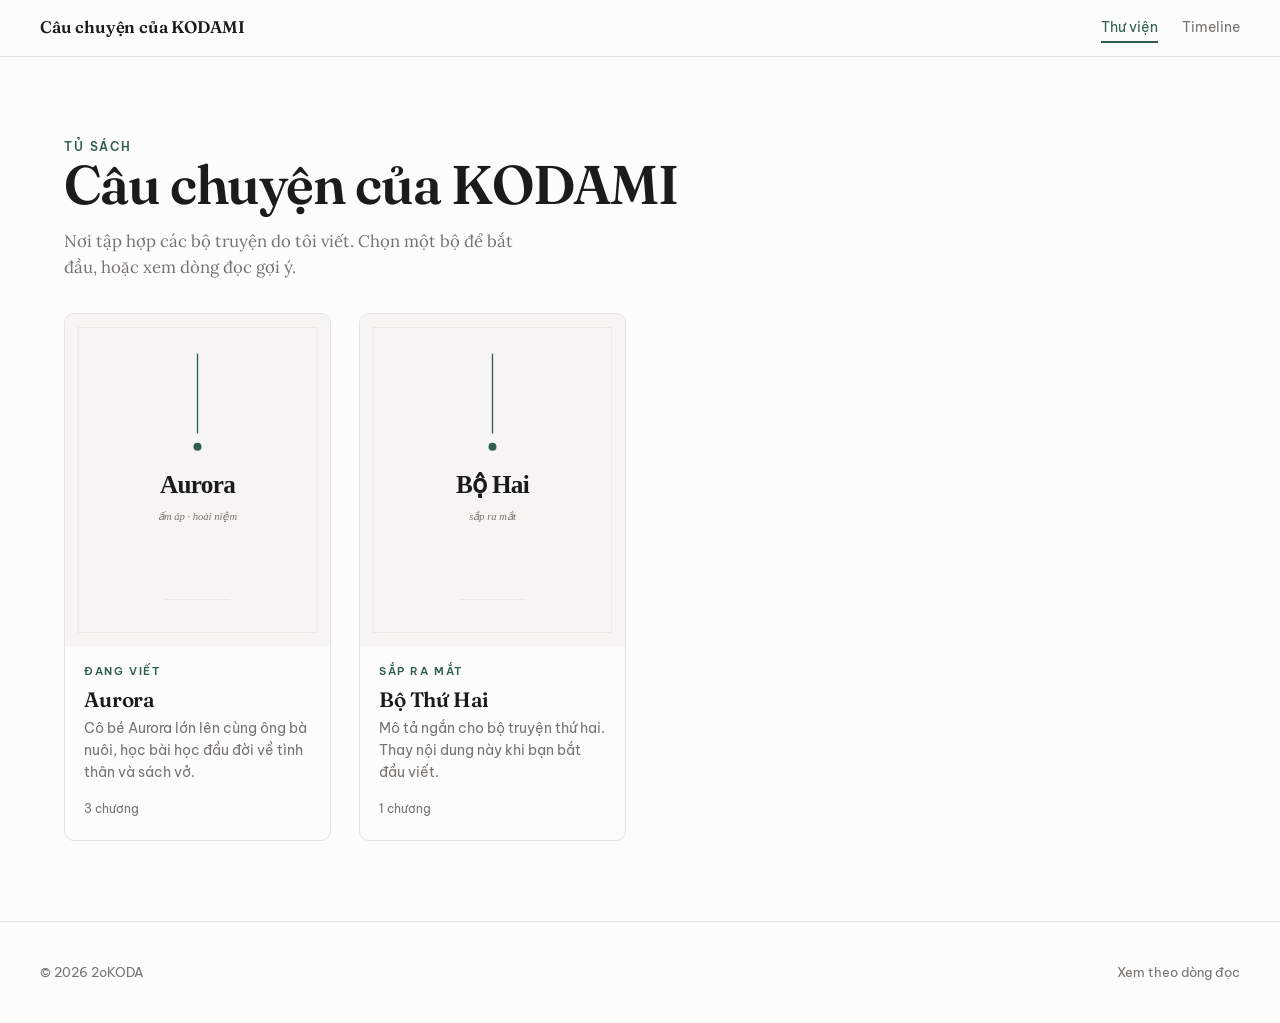
<file: index.html>
<!DOCTYPE html>
<html lang="vi">
<head>
  <meta charset="UTF-8">
  <meta name="viewport" content="width=device-width, initial-scale=1.0">
  <title data-lib-title>Thư Viện</title>
  <link rel="preconnect" href="https://fonts.googleapis.com">
  <link rel="preconnect" href="https://fonts.gstatic.com" crossorigin>
  <link href="https://fonts.googleapis.com/css2?family=Fraunces:ital,opsz,wght@0,9..144,400..700;1,9..144,400..600&family=Lora:ital,wght@0,400..600;1,400..500&family=Be+Vietnam+Pro:wght@400;500;600&display=swap" rel="stylesheet">
  <link rel="stylesheet" href="assets/css/style.css">
</head>
<body>
  <a class="skip-link" href="#main">Tới nội dung</a>
  <nav class="nav">
    <a class="nav__brand" href="index.html" data-lib-title>Thư Viện</a>
    <a class="nav__link" href="index.html" aria-current="page">Thư viện</a>
    <a class="nav__link" href="timeline.html">Timeline</a>
  </nav>

  <main id="main" class="wrap">
    <header class="lib-head">
      <p class="eyebrow">Tủ sách</p>
      <h1 class="lib-head__title" id="lib-title">Thư Viện</h1>
      <p class="lib-head__sub" id="lib-intro"></p>
    </header>
    <div class="lib-grid" id="lib-grid"></div>
  </main>

  <footer class="footer">
    <span>© <span data-year>2026</span> <span data-author>Tác giả</span></span>
    <a href="timeline.html">Xem theo dòng đọc</a>
  </footer>

  <script src="assets/js/marked.min.js"></script>
  <script src="assets/js/data.js"></script>
  <script src="assets/js/app.js"></script>
  <script>initLibrary();</script>
</body>
</html>
</file>
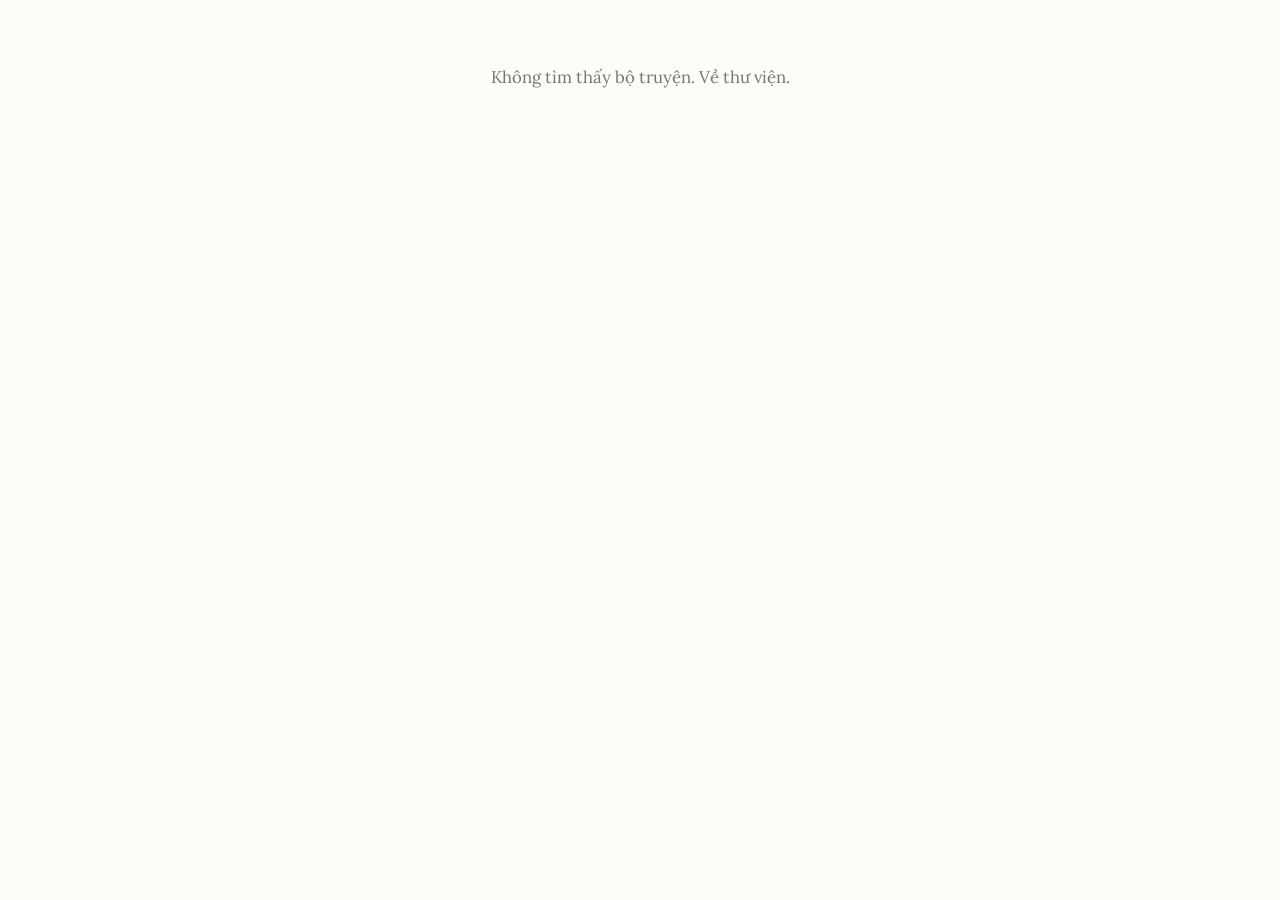
<file: reader.html>
<!DOCTYPE html>
<html lang="vi">
<head>
  <meta charset="UTF-8">
  <meta name="viewport" content="width=device-width, initial-scale=1.0">
  <title>Đọc</title>
  <link rel="preconnect" href="https://fonts.googleapis.com">
  <link rel="preconnect" href="https://fonts.gstatic.com" crossorigin>
  <link href="https://fonts.googleapis.com/css2?family=Fraunces:ital,opsz,wght@0,9..144,400..700;1,9..144,400..600&family=Lora:ital,wght@0,400..600;1,400..500&family=Be+Vietnam+Pro:wght@400;500;600&display=swap" rel="stylesheet">
  <link rel="stylesheet" href="assets/css/style.css">
</head>
<body>
  <a class="skip-link" href="#prose">Vào thẳng nội dung</a>

  <div class="reader-bar">
    <div class="reader-bar__inner">
      <a class="reader-bar__back" id="bar-back-lib" href="index.html">← Thư viện</a>
      <span class="reader-bar__title" id="reader-bar-title"></span>
      <a class="reader-bar__back" id="bar-back-story" href="#">Mục lục</a>
    </div>
    <div class="progress"><div class="progress__fill" id="progress-fill"></div></div>
  </div>

  <main>
    <article class="chapter">
      <header class="chapter__head">
        <p class="chapter__crumb" id="chapter-crumb"></p>
        <p class="chapter__num" id="chapter-num"></p>
        <h1 class="chapter__title" id="chapter-title"></h1>
        <div class="chapter__meta" id="chapter-meta"></div>
      </header>
      <hr class="chapter__rule">
      <div class="prose" id="prose"></div>
      <nav class="chapter-nav" id="chapter-nav" aria-label="Điều hướng chương"></nav>
    </article>
  </main>

  <footer class="footer">
    <span>© <span data-year>2026</span> <span data-author>Tác giả</span></span>
    <a href="index.html">Thư viện</a>
  </footer>

  <script src="assets/js/marked.min.js"></script>
  <script src="assets/js/data.js"></script>
  <script src="assets/js/app.js"></script>
  <script>initReader();</script>
</body>
</html>
</file>
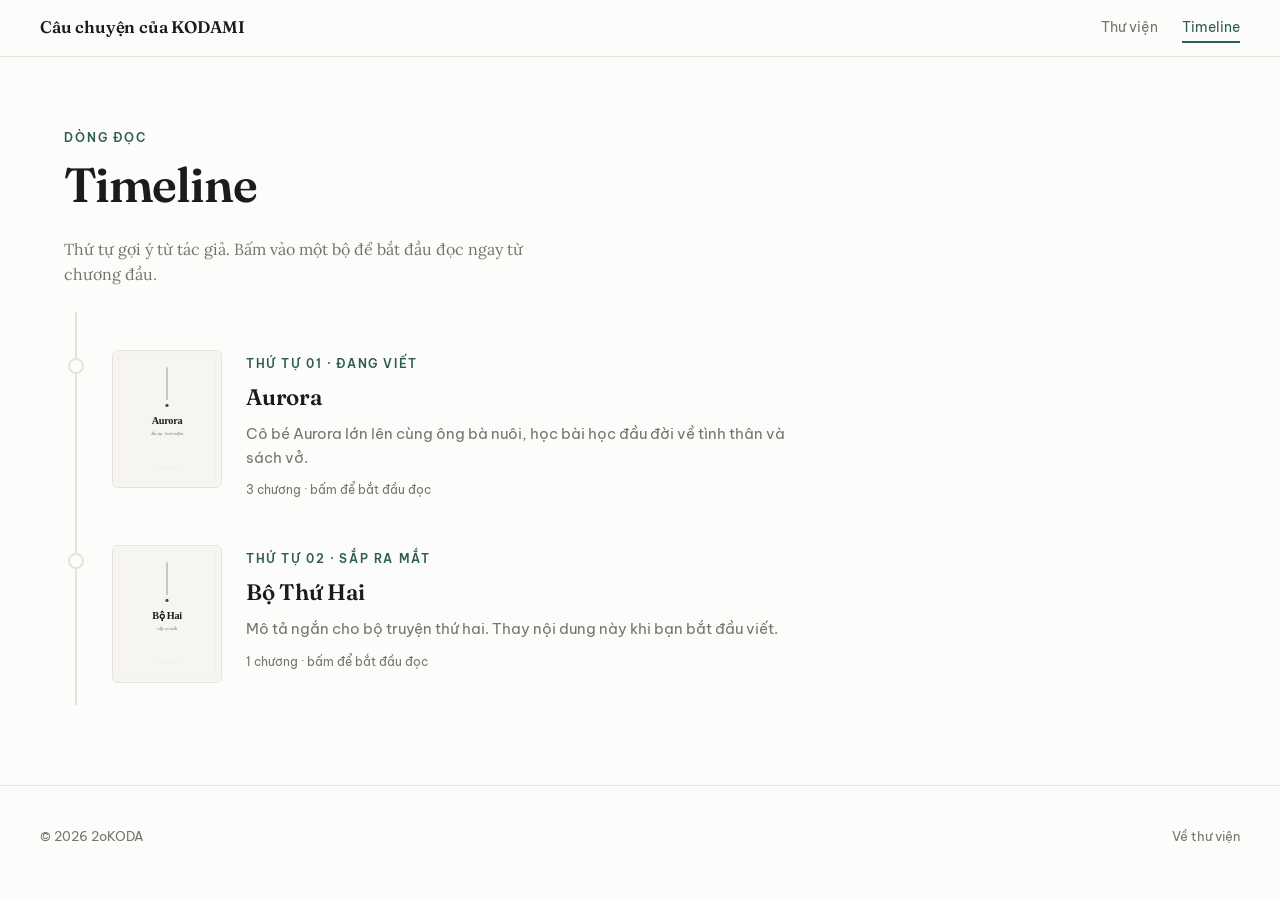
<file: timeline.html>
<!DOCTYPE html>
<html lang="vi">
<head>
  <meta charset="UTF-8">
  <meta name="viewport" content="width=device-width, initial-scale=1.0">
  <title>Timeline</title>
  <link rel="preconnect" href="https://fonts.googleapis.com">
  <link rel="preconnect" href="https://fonts.gstatic.com" crossorigin>
  <link href="https://fonts.googleapis.com/css2?family=Fraunces:ital,opsz,wght@0,9..144,400..700;1,9..144,400..600&family=Lora:ital,wght@0,400..600;1,400..500&family=Be+Vietnam+Pro:wght@400;500;600&display=swap" rel="stylesheet">
  <link rel="stylesheet" href="assets/css/style.css">
</head>
<body>
  <a class="skip-link" href="#timeline">Tới timeline</a>
  <nav class="nav">
    <a class="nav__brand" href="index.html" data-lib-title>Thư Viện</a>
    <a class="nav__link" href="index.html">Thư viện</a>
    <a class="nav__link" href="timeline.html" aria-current="page">Timeline</a>
  </nav>

  <main class="wrap">
    <header class="tl-head">
      <p class="eyebrow">Dòng đọc</p>
      <h1 class="tl-head__title">Timeline</h1>
      <p class="tl-head__sub">Thứ tự gợi ý từ tác giả. Bấm vào một bộ để bắt đầu đọc ngay từ chương đầu.</p>
    </header>
    <div class="timeline" id="timeline"></div>
  </main>

  <footer class="footer">
    <span>© <span data-year>2026</span> <span data-author>Tác giả</span></span>
    <a href="index.html">Về thư viện</a>
  </footer>

  <script src="assets/js/marked.min.js"></script>
  <script src="assets/js/data.js"></script>
  <script src="assets/js/app.js"></script>
  <script>initTimeline();</script>
</body>
</html>
</file>
<file: assets/css/style.css>
/* =========================================================================
   THƯ VIỆN TRUYỆN — stylesheet
   ========================================================================= */
:root {
  --paper:        #FCFCFA;
  --paper-2:      #F6F5F1;
  --ink:          #1B1B1A;
  --ink-2:        #3C3A36;
  --muted:        #76746C;
  --line:         #E6E3DC;
  --accent:       #2E5E4E;
  --accent-deep:  #234A3D;
  --accent-soft:  #EAF0ED;

  --display: "Fraunces", Georgia, serif;
  --prose:   "Lora", Georgia, serif;
  --ui:      "Be Vietnam Pro", system-ui, sans-serif;

  --measure: 38rem;
  --gut: clamp(1.25rem, 4vw, 2.5rem);
  --radius: 10px;
  --ease: cubic-bezier(.2, .7, .2, 1);
}

*, *::before, *::after { box-sizing: border-box; }
* { margin: 0; }
html { -webkit-text-size-adjust: 100%; scroll-behavior: smooth; }
body {
  font-family: var(--ui);
  background: var(--paper);
  color: var(--ink);
  line-height: 1.6;
  -webkit-font-smoothing: antialiased;
  text-rendering: optimizeLegibility;
}
img { display: block; max-width: 100%; }
a { color: inherit; text-decoration: none; }
button { font: inherit; cursor: pointer; border: 0; background: none; color: inherit; }

@media (prefers-reduced-motion: reduce) {
  * { animation: none !important; transition: none !important; }
}

/* ---------- nav ---------- */
.nav {
  position: sticky; top: 0; z-index: 50;
  display: flex; align-items: center; gap: 1.5rem;
  padding: 0.9rem var(--gut);
  background: color-mix(in srgb, var(--paper) 88%, transparent);
  backdrop-filter: saturate(1.2) blur(10px);
  border-bottom: 1px solid var(--line);
}
.nav__brand {
  font-family: var(--display); font-weight: 600;
  font-size: 1.05rem; letter-spacing: -0.01em; margin-right: auto;
}
.nav__link { font-size: 0.86rem; color: var(--muted); position: relative; padding-bottom: 2px; transition: color .2s var(--ease); }
.nav__link:hover { color: var(--ink); }
.nav__link[aria-current="page"] { color: var(--accent); }
.nav__link[aria-current="page"]::after {
  content: ""; position: absolute; left: 0; right: 0; bottom: -3px;
  height: 1.5px; background: var(--accent);
}

.wrap { width: min(72rem, 100% - 2 * var(--gut)); margin-inline: auto; }
.eyebrow {
  font-size: 0.72rem; font-weight: 600;
  letter-spacing: 0.16em; text-transform: uppercase; color: var(--accent);
}

/* =========================================================================
   THƯ VIỆN — index.html
   ========================================================================= */
.lib-head { padding: clamp(3rem, 9vh, 5.5rem) 0 2rem; }
.lib-head__title {
  font-family: var(--display); font-weight: 600;
  font-size: clamp(2.2rem, 6vw, 3.4rem); letter-spacing: -0.02em; line-height: 1.05;
}
.lib-head__sub {
  font-family: var(--prose); color: var(--muted);
  margin-top: 0.9rem; max-width: 46ch; font-size: 1.05rem;
}

.lib-grid {
  display: grid; gap: 1.75rem;
  grid-template-columns: repeat(auto-fill, minmax(260px, 1fr));
  padding-bottom: 5rem;
}
.story-card {
  display: flex; flex-direction: column;
  background: var(--paper);
  border: 1px solid var(--line); border-radius: var(--radius);
  overflow: hidden;
  transition: transform .25s var(--ease), box-shadow .25s var(--ease), border-color .25s var(--ease);
}
.story-card:hover {
  transform: translateY(-3px);
  border-color: color-mix(in srgb, var(--accent) 40%, var(--line));
  box-shadow: 0 14px 32px -18px rgba(35, 74, 61, 0.4);
}
.story-card__cover {
  aspect-ratio: 4 / 5; width: 100%; object-fit: cover; background: var(--paper-2);
}
.story-card__body { padding: 1.1rem 1.2rem 1.3rem; display: flex; flex-direction: column; gap: 0.4rem; flex: 1; }
.story-card__status {
  font-size: 0.7rem; font-weight: 600; letter-spacing: 0.14em; text-transform: uppercase; color: var(--accent);
}
.story-card__title {
  font-family: var(--display); font-weight: 600;
  font-size: 1.3rem; line-height: 1.18; letter-spacing: -0.01em;
}
.story-card__summary { font-size: 0.88rem; color: var(--muted); line-height: 1.55; }
.story-card__meta { margin-top: auto; padding-top: 0.6rem; font-size: 0.74rem; color: var(--muted); }

/* =========================================================================
   TRANG BỘ TRUYỆN — story.html
   ========================================================================= */
.story-hero { padding: clamp(2.5rem, 7vh, 4.5rem) 0 2.5rem; display: grid; gap: 2.5rem; grid-template-columns: 240px 1fr; align-items: start; }
.story-hero__cover { width: 100%; aspect-ratio: 4 / 5; object-fit: cover; border: 1px solid var(--line); border-radius: var(--radius); background: var(--paper-2); }
.story-hero__status { color: var(--accent); font-size: 0.74rem; font-weight: 600; letter-spacing: 0.14em; text-transform: uppercase; }
.story-hero__title { font-family: var(--display); font-weight: 600; font-size: clamp(2rem, 5.5vw, 3.2rem); letter-spacing: -0.02em; line-height: 1.05; margin-top: 0.7rem; }
.story-hero__about { font-family: var(--prose); color: var(--ink-2); margin-top: 1.2rem; line-height: 1.7; max-width: 52ch; font-size: 1.05rem; }
.story-hero__cta { display: flex; flex-wrap: wrap; gap: 0.75rem; margin-top: 1.8rem; }

.btn {
  display: inline-flex; align-items: center; gap: 0.5rem;
  font-weight: 500; font-size: 0.92rem;
  padding: 0.7rem 1.3rem; border-radius: 100px;
  transition: transform .2s var(--ease), background .2s var(--ease), border-color .2s var(--ease);
}
.btn--primary { background: var(--accent); color: #fff; }
.btn--primary:hover { background: var(--accent-deep); transform: translateY(-1px); }
.btn--ghost { border: 1px solid var(--line); color: var(--ink); }
.btn--ghost:hover { border-color: var(--accent); color: var(--accent); }
.btn__arrow { transition: transform .2s var(--ease); }
.btn:hover .btn__arrow { transform: translateX(3px); }

.section-title {
  font-family: var(--display); font-weight: 600;
  font-size: 1.4rem; letter-spacing: -0.01em;
  border-bottom: 1px solid var(--line); padding-bottom: 0.7rem;
  margin: 1.5rem 0 1.5rem;
}

.chapter-list { display: flex; flex-direction: column; border-top: 1px solid var(--line); padding-bottom: 5rem; }
.chapter-row {
  display: flex; align-items: baseline; gap: 1rem;
  padding: 1rem 0.4rem; border-bottom: 1px solid var(--line);
  transition: background .15s var(--ease), padding-left .15s var(--ease);
}
.chapter-row:hover { background: var(--accent-soft); padding-left: 0.8rem; }
.chapter-row__num {
  font-family: var(--ui); font-size: 0.74rem; font-weight: 600;
  color: var(--accent); letter-spacing: 0.1em; text-transform: uppercase;
  flex: 0 0 5.5rem;
}
.chapter-row__title { font-family: var(--display); font-weight: 600; font-size: 1.05rem; flex: 1; }
.chapter-row__arrow { color: var(--muted); transition: transform .2s var(--ease), color .2s var(--ease); }
.chapter-row:hover .chapter-row__arrow { transform: translateX(4px); color: var(--accent); }

/* =========================================================================
   READER — reader.html
   ========================================================================= */
.reader-bar {
  position: sticky; top: 0; z-index: 60;
  background: color-mix(in srgb, var(--paper) 90%, transparent);
  backdrop-filter: blur(10px);
  border-bottom: 1px solid var(--line);
}
.reader-bar__inner { display: flex; align-items: center; gap: 1rem; padding: 0.7rem var(--gut); }
.reader-bar__back { font-size: 0.85rem; color: var(--muted); }
.reader-bar__back:hover { color: var(--accent); }
.reader-bar__title {
  font-family: var(--display); font-size: 0.95rem; font-weight: 600;
  margin-inline: auto; opacity: 0; transition: opacity .3s var(--ease);
  white-space: nowrap; overflow: hidden; text-overflow: ellipsis; max-width: 50%;
}
.reader-bar__title.is-visible { opacity: 1; }
.progress { height: 2px; }
.progress__fill { height: 100%; width: 0; background: var(--accent); transition: width .1s linear; }

.chapter { padding: clamp(2.5rem, 7vh, 5rem) 0 6rem; }
.chapter__head { width: min(var(--measure), 100% - 2 * var(--gut)); margin-inline: auto; }
.chapter__crumb { font-size: 0.78rem; color: var(--muted); }
.chapter__crumb a:hover { color: var(--accent); }
.chapter__num { font-size: 0.78rem; font-weight: 600; letter-spacing: 0.16em; text-transform: uppercase; color: var(--accent); margin-top: 0.9rem; }
.chapter__title { font-family: var(--display); font-weight: 600; font-size: clamp(2rem, 5.5vw, 3.2rem); line-height: 1.05; letter-spacing: -0.02em; margin-top: 0.5rem; }
.chapter__meta { margin-top: 1rem; font-size: 0.82rem; color: var(--muted); display: flex; gap: 1rem; flex-wrap: wrap; }
.chapter__rule { width: min(var(--measure), 100% - 2 * var(--gut)); margin: 2.5rem auto; border: 0; border-top: 1px solid var(--line); }

.prose {
  width: min(var(--measure), 100% - 2 * var(--gut)); margin-inline: auto;
  font-family: var(--prose); font-size: 1.18rem; line-height: 1.85; color: var(--ink-2);
}
.prose > * + * { margin-top: 1.4em; }
.prose h2 { font-family: var(--display); color: var(--ink); font-size: 1.6rem; font-weight: 600; line-height: 1.2; margin-top: 2.5em; letter-spacing: -0.01em; }
.prose h3 { font-family: var(--display); color: var(--ink); font-size: 1.3rem; font-weight: 600; margin-top: 2em; }
.prose em { font-style: italic; }
.prose strong { font-weight: 600; color: var(--ink); }
.prose blockquote { border-left: 2px solid var(--accent); padding-left: 1.3rem; color: var(--muted); font-style: italic; }
.prose a { color: var(--accent); text-decoration: underline; text-underline-offset: 3px; text-decoration-thickness: 1px; }
.prose hr { border: 0; text-align: center; margin: 2.5em 0; }
.prose hr::before { content: "* * *"; letter-spacing: 0.5em; color: var(--muted); }
.prose figure { margin: 2.5em auto; max-width: min(48rem, 100%); }
.prose figure img, .prose > img { width: 100%; border-radius: var(--radius); border: 1px solid var(--line); }
.prose figcaption { margin-top: 0.7rem; font-family: var(--ui); font-size: 0.8rem; color: var(--muted); text-align: center; }

.chapter-nav {
  width: min(var(--measure), 100% - 2 * var(--gut)); margin: 4rem auto 0;
  display: grid; grid-template-columns: 1fr 1fr; gap: 1rem;
}
.chapter-nav__link {
  border: 1px solid var(--line); border-radius: var(--radius);
  padding: 1rem 1.2rem; transition: border-color .2s var(--ease), background .2s var(--ease);
}
.chapter-nav__link:hover { border-color: var(--accent); background: var(--accent-soft); }
.chapter-nav__dir { font-size: 0.74rem; color: var(--muted); text-transform: uppercase; letter-spacing: 0.1em; }
.chapter-nav__name { font-family: var(--display); font-weight: 600; margin-top: 0.3rem; }
.chapter-nav__link--next { text-align: right; }
.chapter-nav__link--disabled { opacity: 0.35; pointer-events: none; }

/* =========================================================================
   TIMELINE — timeline.html (mỗi node = một BỘ truyện)
   ========================================================================= */
.tl-head { padding: clamp(3rem, 8vh, 5rem) 0 1.5rem; }
.tl-head__title { font-family: var(--display); font-weight: 600; font-size: clamp(2rem, 6vw, 3rem); letter-spacing: -0.02em; }
.tl-head__sub { font-family: var(--prose); color: var(--muted); margin-top: 0.8rem; max-width: 50ch; }

.timeline { position: relative; padding: 1rem 0 5rem; }
.timeline__spine { position: absolute; left: 11px; top: 0; bottom: 5rem; width: 2px; background: var(--line); }

.tl-node {
  position: relative; padding-left: 3rem; padding-block: 1.4rem;
  display: grid; grid-template-columns: 110px 1fr; gap: 1.5rem;
  align-items: start;
  transition: padding-left .2s var(--ease);
}
.tl-node:hover { padding-left: 3.3rem; }
.tl-node__dot {
  position: absolute; left: 4px; top: 1.9rem;
  width: 16px; height: 16px; border-radius: 50%;
  background: var(--paper); border: 2px solid var(--line);
  transition: border-color .2s var(--ease), background .2s var(--ease);
}
.tl-node:hover .tl-node__dot { background: var(--accent); border-color: var(--accent); }
.tl-node__cover { width: 110px; aspect-ratio: 4 / 5; object-fit: cover; border: 1px solid var(--line); border-radius: 6px; background: var(--paper-2); }
.tl-node__order { font-size: 0.72rem; font-weight: 600; letter-spacing: 0.14em; text-transform: uppercase; color: var(--accent); }
.tl-node__title { font-family: var(--display); font-weight: 600; font-size: 1.4rem; margin-top: 0.25rem; letter-spacing: -0.01em; transition: color .2s var(--ease); }
.tl-node:hover .tl-node__title { color: var(--accent); }
.tl-node__sum { font-size: 0.92rem; color: var(--muted); margin-top: 0.4rem; max-width: 56ch; line-height: 1.6; }
.tl-node__meta { margin-top: 0.7rem; font-size: 0.78rem; color: var(--muted); }

/* footer + tiện ích */
.footer {
  border-top: 1px solid var(--line);
  padding: 2.5rem var(--gut);
  font-size: 0.82rem; color: var(--muted);
  display: flex; flex-wrap: wrap; gap: 1rem; justify-content: space-between;
}
.empty { text-align: center; padding: 4rem 1rem; color: var(--muted); font-family: var(--prose); font-size: 1.05rem; }
.skip-link { position: absolute; left: -999px; background: var(--ink); color: #fff; padding: 0.6rem 1rem; border-radius: 6px; z-index: 100; }
.skip-link:focus { left: 1rem; top: 1rem; }
:focus-visible { outline: 2px solid var(--accent); outline-offset: 3px; border-radius: 4px; }

.reveal { opacity: 0; transform: translateY(14px); transition: opacity .6s var(--ease), transform .6s var(--ease); }
.reveal.in { opacity: 1; transform: none; }

@media (max-width: 720px) {
  .story-hero { grid-template-columns: 1fr; gap: 1.5rem; }
  .story-hero__cover { max-width: 220px; }
  .tl-node { grid-template-columns: 1fr; gap: 0.6rem; }
  .tl-node__cover { width: 100px; }
  .chapter-nav { grid-template-columns: 1fr; }
}
</file>
